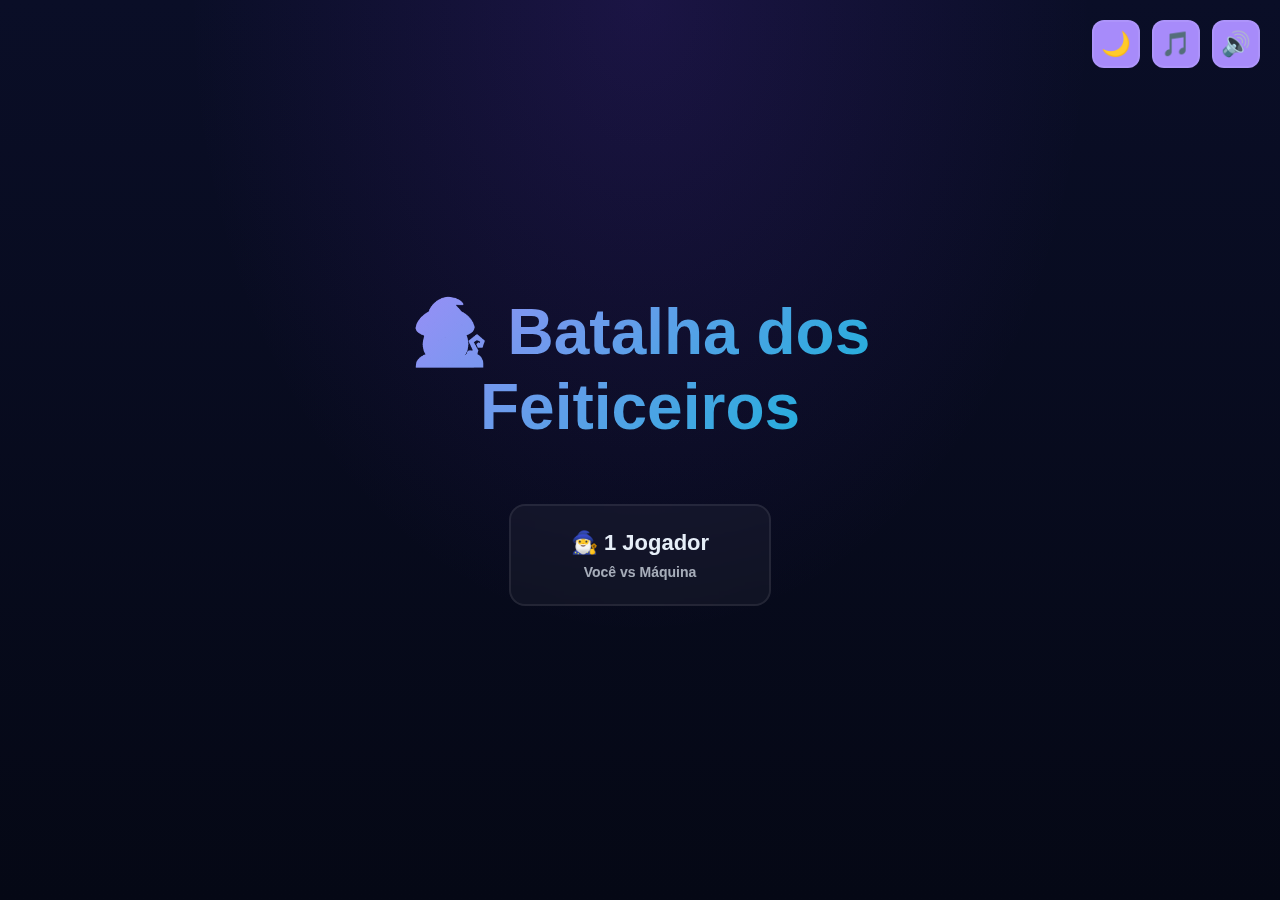
<file: index.html>
<!DOCTYPE html>
<html lang="pt-BR">
<head>
  <meta charset="UTF-8">
  <meta name="viewport" content="width=device-width, initial-scale=1.0">
  <title>Batalha dos Feiticeiros</title>
  <link rel="stylesheet" href="index.css">
</head>
<body data-theme="dark">
  <div class="settings-bar">
    <button class="icon-btn active" id="theme-toggle">🌙</button>
    <button class="icon-btn active" id="music-toggle">🎵</button>
    <button class="icon-btn active" id="sfx-toggle">🔊</button>
  </div>

  <div class="container">
    <div class="title">🧙‍♂️ Batalha dos Feiticeiros</div>
    <div class="menu-container">
      <a href="#" class="menu-btn" onclick="selecionarModo(1)">
        🧙‍♂️ 1 Jogador<br>
        <small>Você vs Máquina</small>
      </a>
    </div>
  </div>

  <script src="index.js"></script>
</body>
</html>
</file>
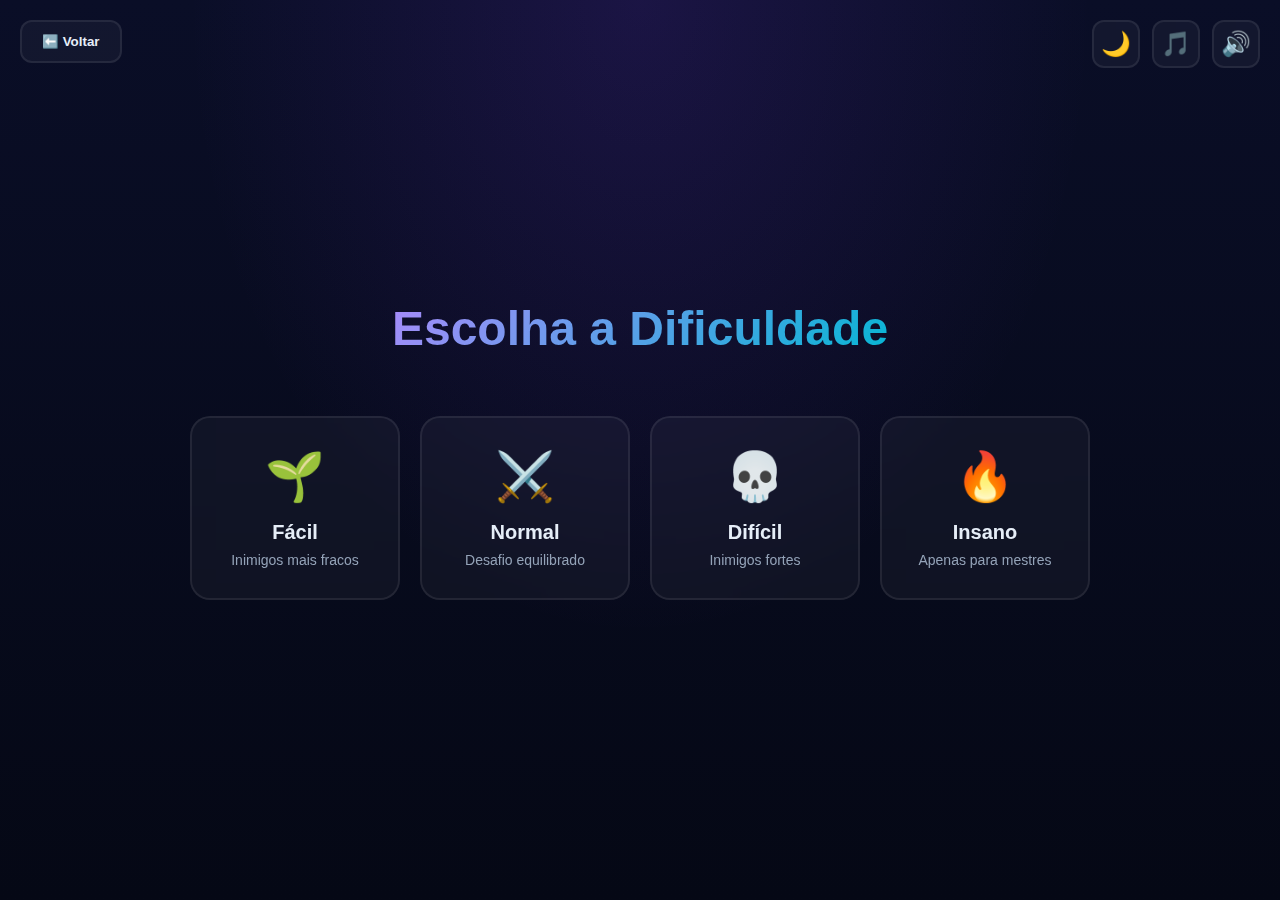
<file: dificuldade.html>
<!DOCTYPE html>
<html lang="pt-BR">
<head>
  <meta charset="UTF-8">
  <meta name="viewport" content="width=device-width, initial-scale=1.0">
  <title>Batalha dos Feiticeiros - Dificuldade</title>
  <link rel="stylesheet" href="dificuldade.css">
</head>
<body data-theme="dark">

  <div class="settings-bar">
    <button class="icon-btn" id="theme-toggle">🌙</button>
    <button class="icon-btn" id="music-toggle">🎵</button>
    <button class="icon-btn" id="sfx-toggle">🔊</button>
  </div>

  <div id="level-screen">
    <button class="back-btn" onclick="window.location.href='index.html'">⬅️ Voltar</button>
    <div class="title">Escolha a Dificuldade</div>

    <div class="level-grid">
      <div class="level-card" data-difficulty="easy">
        <div class="level-icon">🌱</div>
        <div class="level-name">Fácil</div>
        <div class="level-desc">Inimigos mais fracos</div>
      </div>

      <div class="level-card" data-difficulty="normal">
        <div class="level-icon">⚔️</div>
        <div class="level-name">Normal</div>
        <div class="level-desc">Desafio equilibrado</div>
      </div>

      <div class="level-card" data-difficulty="hard">
        <div class="level-icon">💀</div>
        <div class="level-name">Difícil</div>
        <div class="level-desc">Inimigos fortes</div>
      </div>

      <div class="level-card" data-difficulty="insane">
        <div class="level-icon">🔥</div>
        <div class="level-name">Insano</div>
        <div class="level-desc">Apenas para mestres</div>
      </div>
    </div>
  </div>

  <script src="dificuldade.js"></script>
</body>
</html>
</file>
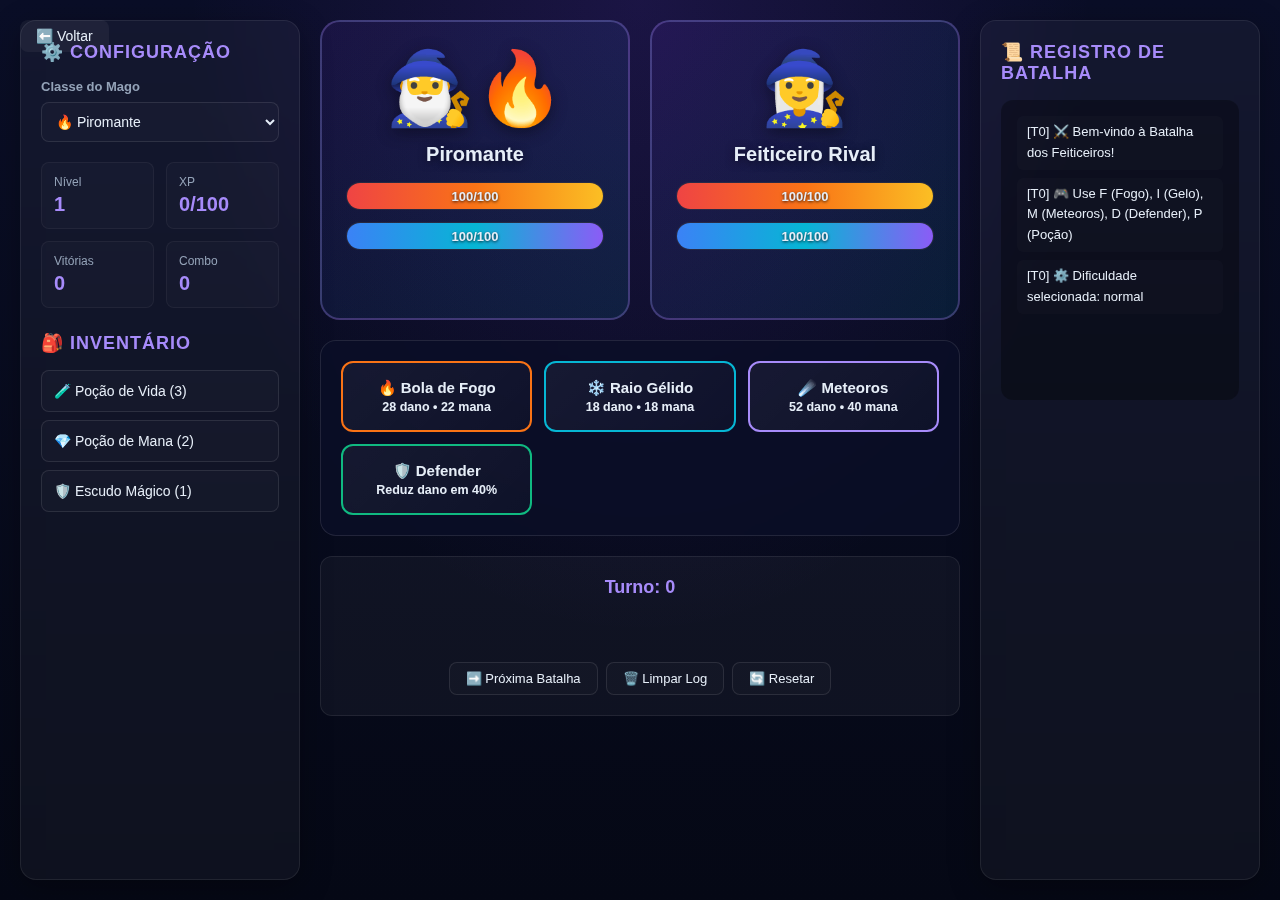
<file: jogo.html>
<!DOCTYPE html>
<html lang="pt-BR">
<head>
  <meta charset="UTF-8">
  <meta name="viewport" content="width=device-width, initial-scale=1.0">
  <title>Batalha dos Feiticeiros - Enhanced</title>
  <link rel="stylesheet" href="jogo.css">
</head>
<body>
  <div class="top-bar">
  <button class="back-btn" onclick="window.location.href='dificuldade.html'">⬅️ Voltar</button>
  </div>

  <div id="app">
    <!-- Left Panel -->
    <div class="panel left-panel">
      <h2>⚙️ Configuração</h2>
      
      <div class="config-section">
        <label>Classe do Mago</label>
        <select id="class-select">
          <option value="pyromancer">🔥 Piromante</option>
          <option value="cryomancer">❄️ Criomante</option>
          <option value="electromancer">⚡ Eletromante</option>
          <option value="geomancer">🌋 Geomante</option>
        </select>
      </div>

      <div class="stats-grid">
        <div class="stat-card">
          <div class="stat-label">Nível</div>
          <div class="stat-value" id="player-level">1</div>
        </div>
        <div class="stat-card">
          <div class="stat-label">XP</div>
          <div class="stat-value"><span id="player-xp">0</span>/<span id="xp-needed">100</span></div>
        </div>
        <div class="stat-card">
          <div class="stat-label">Vitórias</div>
          <div class="stat-value" id="wins">0</div>
        </div>
        <div class="stat-card">
          <div class="stat-label">Combo</div>
          <div class="stat-value" id="combo">0</div>
        </div>
      </div>

      <h2 style="margin-top: 24px;">🎒 Inventário</h2>
      <div class="inventory-grid">
        <button class="item-btn" id="use-potion">🧪 Poção de Vida (<span id="potion-count">3</span>)</button>
        <button class="item-btn" id="use-mana-potion">💎 Poção de Mana (<span id="mana-potion-count">2</span>)</button>
        <button class="item-btn" id="use-shield">🛡️ Escudo Mágico (<span id="shield-count">1</span>)</button>
      </div>
    </div>

    <!-- Battle Area -->
    <div class="battle-area">
      <div style="display: grid; grid-template-columns: 1fr 1fr; gap: 20px;">
        <!-- Player -->
        <div class="character-card" id="player-card">
          <div class="portrait" id="player-portrait">🧙‍♂️</div>
          <div class="char-name" id="player-name">Você</div>
          <div class="stat-bar">
            <div class="stat-fill hp-fill" id="player-hp-fill" style="width: 100%"></div>
            <div class="stat-text" id="player-hp-text">100/100</div>
          </div>
          <div class="stat-bar">
            <div class="stat-fill mana-fill" id="player-mana-fill" style="width: 100%"></div>
            <div class="stat-text" id="player-mana-text">100/100</div>
          </div>
          <div class="status-effects" id="player-status"></div>
        </div>

        <!-- Enemy -->
        <div class="character-card" id="enemy-card">
          <div class="portrait">🧙‍♀️</div>
          <div class="char-name" id="enemy-name">Mago Rival</div>
          <div class="stat-bar">
            <div class="stat-fill hp-fill" id="enemy-hp-fill" style="width: 100%"></div>
            <div class="stat-text" id="enemy-hp-text">100/100</div>
          </div>
          <div class="stat-bar">
            <div class="stat-fill mana-fill" id="enemy-mana-fill" style="width: 100%"></div>
            <div class="stat-text" id="enemy-mana-text">100/100</div>
          </div>
          <div class="status-effects" id="enemy-status"></div>
        </div>
      </div>

      <canvas id="fx-canvas"></canvas>

      <div class="controls">
        <button class="spell-btn fire" data-spell="fire">🔥 Bola de Fogo<br><small>28 dano • 22 mana</small></button>
        <button class="spell-btn ice" data-spell="ice">❄️ Raio Gélido<br><small>18 dano • 18 mana</small></button>
        <button class="spell-btn meteor" data-spell="meteor">☄️ Meteoros<br><small>52 dano • 40 mana</small></button>
        <button class="spell-btn defend" id="defend-btn">🛡️ Defender<br><small>Reduz dano em 40%</small></button>
      </div>

      <div class="info-panel">
        <div class="turn-info">Turno: <span id="turn-counter">0</span></div>
        <div class="result-banner" id="result-banner"></div>
        <div class="action-btns">
          <button class="small-btn" id="next-battle">➡️ Próxima Batalha</button>
          <button class="small-btn" id="clear-log">🗑️ Limpar Log</button>
          <button class="small-btn" id="reset-game">🔄 Resetar</button>
        </div>
      </div>
    </div>

    <!-- Right Panel -->
    <div class="panel right-panel">
      <h2>📜 Registro de Batalha</h2>
      <div class="log-area" id="log"></div>
    </div>
  </div>
    <script src="jogo.js"></script>
</body>
</html>
</file>
<file: index.css>
:root {
  --bg-primary: #0a0e27;
  --bg-secondary: #050815;
  --card-bg: rgba(255,255,255,0.04);
  --accent: #a78bfa;
  --accent-2: #06b6d4;
  --text: #e6eef8;
  --muted: #94a3b8;
  --border: rgba(255,255,255,0.08);
}

[data-theme="light"] {
  --bg-primary: #f8fafc;
  --bg-secondary: #e2e8f0;
  --card-bg: rgba(255,255,255,0.9);
  --accent: #7c3aed;
  --accent-2: #0891b2;
  --text: #1e293b;
  --muted: #64748b;
  --border: rgba(0,0,0,0.1);
}

* {
  box-sizing: border-box;
  margin: 0;
  padding: 0;
}

body {
  font-family: 'Segoe UI', Tahoma, Geneva, Verdana, sans-serif;
  background: radial-gradient(ellipse at top, rgba(124,58,237,0.15), transparent 50%),
              linear-gradient(180deg, var(--bg-primary), var(--bg-secondary));
  color: var(--text);
  min-height: 100vh;
  display: flex;
  justify-content: center;
  align-items: center;
  transition: all 0.3s ease;
  padding: 20px;
}

[data-theme="light"] body {
  background: radial-gradient(ellipse at top, rgba(124,58,237,0.08), transparent 50%),
              linear-gradient(180deg, var(--bg-primary), var(--bg-secondary));
}

.container {
  text-align: center;
  max-width: 600px;
  width: 100%;
  animation: fadeIn 0.5s ease-out;
}

@keyframes fadeIn {
  from { opacity: 0; transform: translateY(20px); }
  to { opacity: 1; transform: translateY(0); }
}

.title {
  font-size: 64px;
  font-weight: 900;
  margin-bottom: 60px;
  background: linear-gradient(135deg, var(--accent), var(--accent-2));
  -webkit-background-clip: text;
  -webkit-text-fill-color: transparent;
  animation: titlePulse 3s ease-in-out infinite;
}

@keyframes titlePulse {
  0%, 100% { transform: scale(1); }
  50% { transform: scale(1.05); }
}

/* Removemos .subtitle pois não é mais usada */

.menu-container {
  display: flex;
  justify-content: center;
  width: 100%;
}

.menu-btn {
  padding: 24px 60px;
  font-size: 22px;
  font-weight: 700;
  border: 2px solid var(--border);
  border-radius: 16px;
  background: var(--card-bg);
  backdrop-filter: blur(10px);
  color: var(--text);
  cursor: pointer;
  transition: all 0.3s ease;
  position: relative;
  overflow: hidden;
  text-decoration: none;
  display: inline-block;
}

.menu-btn::before {
  content: '';
  position: absolute;
  top: 50%;
  left: 50%;
  width: 0;
  height: 0;
  border-radius: 50%;
  background: rgba(167,139,250,0.2);
  transform: translate(-50%, -50%);
  transition: width 0.4s, height 0.4s;
}

.menu-btn:hover::before {
  width: 400px;
  height: 400px;
}

.menu-btn:hover {
  transform: translateY(-4px);
  border-color: var(--accent);
  box-shadow: 0 12px 40px rgba(167,139,250,0.3);
}

.settings-bar {
  position: fixed;
  top: 20px;
  right: 20px;
  display: flex;
  gap: 12px;
  z-index: 1000;
}

.icon-btn {
  width: 48px;
  height: 48px;
  border: 2px solid var(--border);
  border-radius: 12px;
  background: var(--card-bg);
  backdrop-filter: blur(10px);
  color: var(--text);
  cursor: pointer;
  display: flex;
  align-items: center;
  justify-content: center;
  font-size: 24px;
  transition: all 0.3s ease;
}

.icon-btn:hover {
  transform: scale(1.1);
  border-color: var(--accent);
}

.icon-btn.active {
  background: var(--accent);
}

small {
  display: block;
  margin-top: 8px;
  font-size: 14px;
  opacity: 0.7;
}

@media (max-width: 768px) {
  .title { font-size: 40px; margin-bottom: 40px; }
  .menu-btn { 
    font-size: 18px;
    padding: 20px 40px;
  }
}
</file>
<file: dificuldade.css>
:root {
  --bg-primary: #0a0e27;
  --bg-secondary: #050815;
  --card-bg: rgba(255,255,255,0.04);
  --accent: #a78bfa;
  --accent-2: #06b6d4;
  --text: #e6eef8;
  --muted: #94a3b8;
  --border: rgba(255,255,255,0.08);
}

[data-theme="light"] {
  --bg-primary: #f8fafc;
  --bg-secondary: #e2e8f0;
  --card-bg: rgba(255,255,255,0.9);
  --accent: #7c3aed;
  --accent-2: #0891b2;
  --text: #1e293b;
  --muted: #64748b;
  --border: rgba(0,0,0,0.1);
}

* {
  box-sizing: border-box;
  margin: 0;
  padding: 0;
}

body {
  font-family: 'Segoe UI', Tahoma, Geneva, Verdana, sans-serif;
  background: radial-gradient(ellipse at top, rgba(124,58,237,0.15), transparent 50%), 
              linear-gradient(180deg, var(--bg-primary), var(--bg-secondary));
  color: var(--text);
  min-height: 100vh;
  transition: all 0.3s ease;
}

.settings-bar {
  position: fixed;
  top: 20px;
  right: 20px;
  display: flex;
  gap: 12px;
  z-index: 1000;
}

.icon-btn {
  width: 48px;
  height: 48px;
  border: 2px solid var(--border);
  border-radius: 12px;
  background: var(--card-bg);
  backdrop-filter: blur(10px);
  color: var(--text);
  cursor: pointer;
  display: flex;
  align-items: center;
  justify-content: center;
  font-size: 24px;
  transition: all 0.3s ease;
}

.icon-btn:hover {
  transform: scale(1.1);
  border-color: var(--accent);
}

.icon-btn.active {
  background: var(--accent);
}

.title {
  font-size: 48px;
  font-weight: 900;
  margin-bottom: 20px;
  background: linear-gradient(135deg, var(--accent), var(--accent-2));
  -webkit-background-clip: text;
  -webkit-text-fill-color: transparent;
  text-align: center;
}

#level-screen {
  display: flex;
  flex-direction: column;
  align-items: center;
  justify-content: center;
  min-height: 100vh;
  padding: 40px;
}

.level-grid {
  display: grid;
  grid-template-columns: repeat(auto-fit, minmax(200px, 1fr));
  gap: 20px;
  width: 100%;
  max-width: 900px;
  margin-top: 40px;
}

.level-card {
  padding: 30px;
  border-radius: 20px;
  background: var(--card-bg);
  backdrop-filter: blur(10px);
  border: 2px solid var(--border);
  cursor: pointer;
  transition: all 0.3s ease;
  text-align: center;
}

.level-card:hover {
  transform: translateY(-8px);
  border-color: var(--accent);
  box-shadow: 0 12px 40px rgba(167,139,250,0.3);
}

.level-icon {
  font-size: 48px;
  margin-bottom: 16px;
}

.level-name {
  font-size: 20px;
  font-weight: 700;
  margin-bottom: 8px;
}

.level-desc {
  font-size: 14px;
  color: var(--muted);
}

.back-btn {
  position: absolute;
  top: 20px;
  left: 20px;
  padding: 12px 20px;
  border: 2px solid var(--border);
  border-radius: 12px;
  background: var(--card-bg);
  color: var(--text);
  font-weight: 700;
  cursor: pointer;
  transition: all 0.2s ease;
}

.back-btn:hover {
  border-color: var(--accent);
  transform: translateY(-2px);
}

@media (max-width: 768px) {
  .title { font-size: 32px; }
}
</file>
<file: jogo.css>
:root {
      --bg-dark: #0a0e27;
      --card-dark: rgba(255,255,255,0.04);
      --accent: #a78bfa;
      --accent-2: #06b6d4;
      --text: #e6eef8;
      --muted: #94a3b8;
      --success: #10b981;
      --danger: #ef4444;
      --warning: #f59e0b;
    }

    * {
      box-sizing: border-box;
      margin: 0;
      padding: 0;
    }

    body {
      font-family: 'Segoe UI', Tahoma, Geneva, Verdana, sans-serif;
      background: radial-gradient(ellipse at top, rgba(124,58,237,0.15), transparent 50%), 
                  linear-gradient(180deg, #0a0e27, #050815);
      color: var(--text);
      min-height: 100vh;
      display: flex;
      justify-content: center;
      padding: 20px;
      overflow-x: hidden;
    }

    #app {
      width: 100%;
      max-width: 1400px;
      display: grid;
      grid-template-columns: 280px 1fr 280px;
      gap: 20px;
      animation: fadeIn 0.6s ease-out;
    }

    @keyframes fadeIn {
      from { opacity: 0; transform: translateY(20px); }
      to { opacity: 1; transform: translateY(0); }
    }

    .panel {
      background: var(--card-dark);
      backdrop-filter: blur(10px);
      border: 1px solid rgba(255,255,255,0.08);
      border-radius: 16px;
      padding: 20px;
      box-shadow: 0 8px 32px rgba(0,0,0,0.3);
    }

    h2 {
      font-size: 18px;
      margin-bottom: 16px;
      color: var(--accent);
      text-transform: uppercase;
      letter-spacing: 1px;
    }

    .character-card {
      position: relative;
      padding: 24px;
      border-radius: 20px;
      background: linear-gradient(135deg, rgba(124,58,237,0.1), rgba(6,182,212,0.1));
      border: 2px solid rgba(167,139,250,0.3);
      transition: all 0.3s ease;
    }

    .character-card:hover {
      transform: translateY(-4px);
      box-shadow: 0 12px 40px rgba(167,139,250,0.3);
    }

    .character-card.damaged {
      animation: shake 0.4s ease;
    }

    @keyframes shake {
      0%, 100% { transform: translateX(0); }
      25% { transform: translateX(-8px); }
      75% { transform: translateX(8px); }
    }

    .portrait {
      font-size: 72px;
      text-align: center;
      margin-bottom: 12px;
      filter: drop-shadow(0 4px 8px rgba(0,0,0,0.4));
      animation: float 3s ease-in-out infinite;
    }

    @keyframes float {
      0%, 100% { transform: translateY(0); }
      50% { transform: translateY(-8px); }
    }

    .char-name {
      text-align: center;
      font-weight: 700;
      font-size: 20px;
      margin-bottom: 16px;
      text-shadow: 0 2px 8px rgba(0,0,0,0.5);
    }

    .stat-bar {
      position: relative;
      height: 28px;
      background: rgba(0,0,0,0.3);
      border-radius: 14px;
      overflow: hidden;
      margin-bottom: 12px;
      border: 1px solid rgba(255,255,255,0.1);
    }

    .stat-fill {
      height: 100%;
      transition: width 0.5s cubic-bezier(0.4, 0, 0.2, 1);
      position: relative;
      overflow: hidden;
    }

    .stat-fill::before {
      content: '';
      position: absolute;
      top: 0;
      left: -100%;
      width: 100%;
      height: 100%;
      background: linear-gradient(90deg, transparent, rgba(255,255,255,0.3), transparent);
      animation: shimmer 2s infinite;
    }

    @keyframes shimmer {
      to { left: 200%; }
    }

    .hp-fill {
      background: linear-gradient(90deg, #ef4444, #f97316, #fbbf24);
    }

    .mana-fill {
      background: linear-gradient(90deg, #3b82f6, #06b6d4, #8b5cf6);
    }

    .stat-text {
      position: absolute;
      left: 50%;
      top: 50%;
      transform: translate(-50%, -50%);
      font-weight: 700;
      font-size: 13px;
      text-shadow: 0 1px 3px rgba(0,0,0,0.8);
      z-index: 1;
    }

    .status-effects {
      display: flex;
      gap: 8px;
      justify-content: center;
      margin-top: 12px;
      min-height: 32px;
      flex-wrap: wrap;
    }

    .status-badge {
      padding: 4px 10px;
      border-radius: 12px;
      font-size: 13px;
      font-weight: 600;
      animation: pulse 1.5s ease-in-out infinite;
    }

    @keyframes pulse {
      0%, 100% { transform: scale(1); }
      50% { transform: scale(1.05); }
    }

    .status-burn { background: linear-gradient(135deg, #dc2626, #ea580c); }
    .status-freeze { background: linear-gradient(135deg, #0284c7, #0ea5e9); }
    .status-stun { background: linear-gradient(135deg, #7c3aed, #a78bfa); }

    .battle-area {
      position: relative;
      display: flex;
      flex-direction: column;
      gap: 20px;
    }

    #fx-canvas {
      position: absolute;
      top: 0;
      left: 0;
      width: 100%;
      height: 400px;
      pointer-events: none;
      border-radius: 16px;
      z-index: 1;
    }

    .controls {
      position: relative;
      z-index: 2;
      display: grid;
      grid-template-columns: repeat(auto-fit, minmax(180px, 1fr));
      gap: 12px;
      padding: 20px;
      background: rgba(10,14,39,0.8);
      backdrop-filter: blur(10px);
      border-radius: 16px;
      border: 1px solid rgba(255,255,255,0.1);
    }

    .spell-btn {
      padding: 16px;
      border: 2px solid rgba(255,255,255,0.1);
      border-radius: 12px;
      background: linear-gradient(135deg, rgba(255,255,255,0.05), rgba(255,255,255,0.02));
      color: var(--text);
      font-weight: 700;
      font-size: 15px;
      cursor: pointer;
      transition: all 0.2s ease;
      position: relative;
      overflow: hidden;
    }

    .spell-btn::before {
      content: '';
      position: absolute;
      top: 50%;
      left: 50%;
      width: 0;
      height: 0;
      border-radius: 50%;
      background: rgba(255,255,255,0.1);
      transform: translate(-50%, -50%);
      transition: width 0.4s, height 0.4s;
    }

    .spell-btn:hover::before {
      width: 300px;
      height: 300px;
    }

    .spell-btn:hover {
      transform: translateY(-2px);
      border-color: var(--accent);
      box-shadow: 0 8px 20px rgba(167,139,250,0.3);
    }

    .spell-btn:active {
      transform: translateY(0);
    }

    .spell-btn:disabled {
      opacity: 0.4;
      cursor: not-allowed;
    }

    .spell-btn.fire { border-color: #f97316; }
    .spell-btn.ice { border-color: #06b6d4; }
    .spell-btn.meteor { border-color: #a78bfa; }
    .spell-btn.defend { border-color: #10b981; }

    .info-panel {
      text-align: center;
      padding: 20px;
      background: var(--card-dark);
      border-radius: 12px;
      border: 1px solid rgba(255,255,255,0.08);
    }

    .turn-info {
      font-size: 18px;
      font-weight: 700;
      color: var(--accent);
      margin-bottom: 12px;
    }

    .result-banner {
      padding: 16px;
      border-radius: 12px;
      font-size: 24px;
      font-weight: 700;
      margin: 16px 0;
      opacity: 0;
      transform: scale(0.8);
      transition: all 0.4s ease;
    }

    .result-banner.show {
      opacity: 1;
      transform: scale(1);
    }

    .result-banner.victory {
      background: linear-gradient(135deg, #10b981, #34d399);
      animation: victoryPulse 0.6s ease;
    }

    .result-banner.defeat {
      background: linear-gradient(135deg, #ef4444, #f97316);
    }

    @keyframes victoryPulse {
      0%, 100% { transform: scale(1); }
      50% { transform: scale(1.1); }
    }

    .action-btns {
      display: flex;
      gap: 8px;
      justify-content: center;
      flex-wrap: wrap;
    }

    .small-btn {
      padding: 8px 16px;
      border: 1px solid rgba(255,255,255,0.1);
      border-radius: 8px;
      background: rgba(255,255,255,0.02);
      color: var(--text);
      font-size: 13px;
      cursor: pointer;
      transition: all 0.2s ease;
    }

    .small-btn:hover {
      background: rgba(255,255,255,0.08);
      border-color: var(--accent);
    }

    .log-area {
      height: 300px;
      overflow-y: auto;
      padding: 16px;
      background: rgba(0,0,0,0.3);
      border-radius: 12px;
      font-size: 13px;
      line-height: 1.6;
    }

    .log-area::-webkit-scrollbar {
      width: 8px;
    }

    .log-area::-webkit-scrollbar-track {
      background: rgba(255,255,255,0.05);
      border-radius: 4px;
    }

    .log-area::-webkit-scrollbar-thumb {
      background: rgba(167,139,250,0.5);
      border-radius: 4px;
    }

    .log-entry {
      margin-bottom: 8px;
      padding: 6px 10px;
      border-radius: 6px;
      background: rgba(255,255,255,0.02);
      animation: slideIn 0.3s ease;
    }

    @keyframes slideIn {
      from {
        opacity: 0;
        transform: translateX(-10px);
      }
      to {
        opacity: 1;
        transform: translateX(0);
      }
    }

    .config-section {
      margin-bottom: 20px;
    }

    .config-section label {
      display: block;
      margin-bottom: 8px;
      color: var(--muted);
      font-size: 13px;
      font-weight: 600;
    }

    .config-section select {
      width: 100%;
      padding: 10px;
      border: 1px solid rgba(255,255,255,0.1);
      border-radius: 8px;
      background: rgba(255,255,255,0.02);
      color: var(--text);
      font-size: 14px;
    }

    .stats-grid {
      display: grid;
      grid-template-columns: 1fr 1fr;
      gap: 12px;
      margin-top: 16px;
    }

    .stat-card {
      padding: 12px;
      background: rgba(255,255,255,0.02);
      border-radius: 8px;
      border: 1px solid rgba(255,255,255,0.05);
    }

    .stat-label {
      font-size: 12px;
      color: var(--muted);
      margin-bottom: 4px;
    }

    .stat-value {
      font-size: 20px;
      font-weight: 700;
      color: var(--accent);
    }

    .inventory-grid {
      display: flex;
      flex-direction: column;
      gap: 8px;
      margin-top: 12px;
    }

    .item-btn {
      padding: 12px;
      border: 1px solid rgba(255,255,255,0.1);
      border-radius: 8px;
      background: rgba(255,255,255,0.02);
      color: var(--text);
      text-align: left;
      cursor: pointer;
      transition: all 0.2s ease;
      font-size: 14px;
    }

    .item-btn:hover {
      background: rgba(255,255,255,0.06);
      border-color: var(--accent);
      transform: translateX(4px);
    }

    @media (max-width: 1200px) {
      #app {
        grid-template-columns: 1fr;
      }
      
      .left-panel, .right-panel {
        display: none;
      }
    }

    .combo-indicator {
      position: fixed;
      top: 50%;
      left: 50%;
      transform: translate(-50%, -50%) scale(0);
      font-size: 48px;
      font-weight: 700;
      color: #fbbf24;
      text-shadow: 0 0 20px rgba(251,191,36,0.8);
      pointer-events: none;
      z-index: 1000;
      animation: comboShow 1s ease;
    }

    @keyframes comboShow {
      0% { transform: translate(-50%, -50%) scale(0); opacity: 0; }
      50% { transform: translate(-50%, -50%) scale(1.2); opacity: 1; }
      100% { transform: translate(-50%, -100%) scale(1); opacity: 0; }
    }
    .back-btn {
  position: absolute;   /* faz ele flutuar sobre o layout */
  top: 20px;            /* distância do topo */
  left: 20px;           /* distância da esquerda */
  padding: 8px 16px;
  border: none;
  border-radius: 8px;
  background: rgba(255, 255, 255, 0.05);
  color: var(--text);
  font-size: 14px;
  cursor: pointer;
  transition: all 0.2s ease;
  z-index: 10;          /* garante que fique acima de outros elementos */
}

.back-btn:hover {
  background: rgba(255, 255, 255, 0.12);
}
</file>
